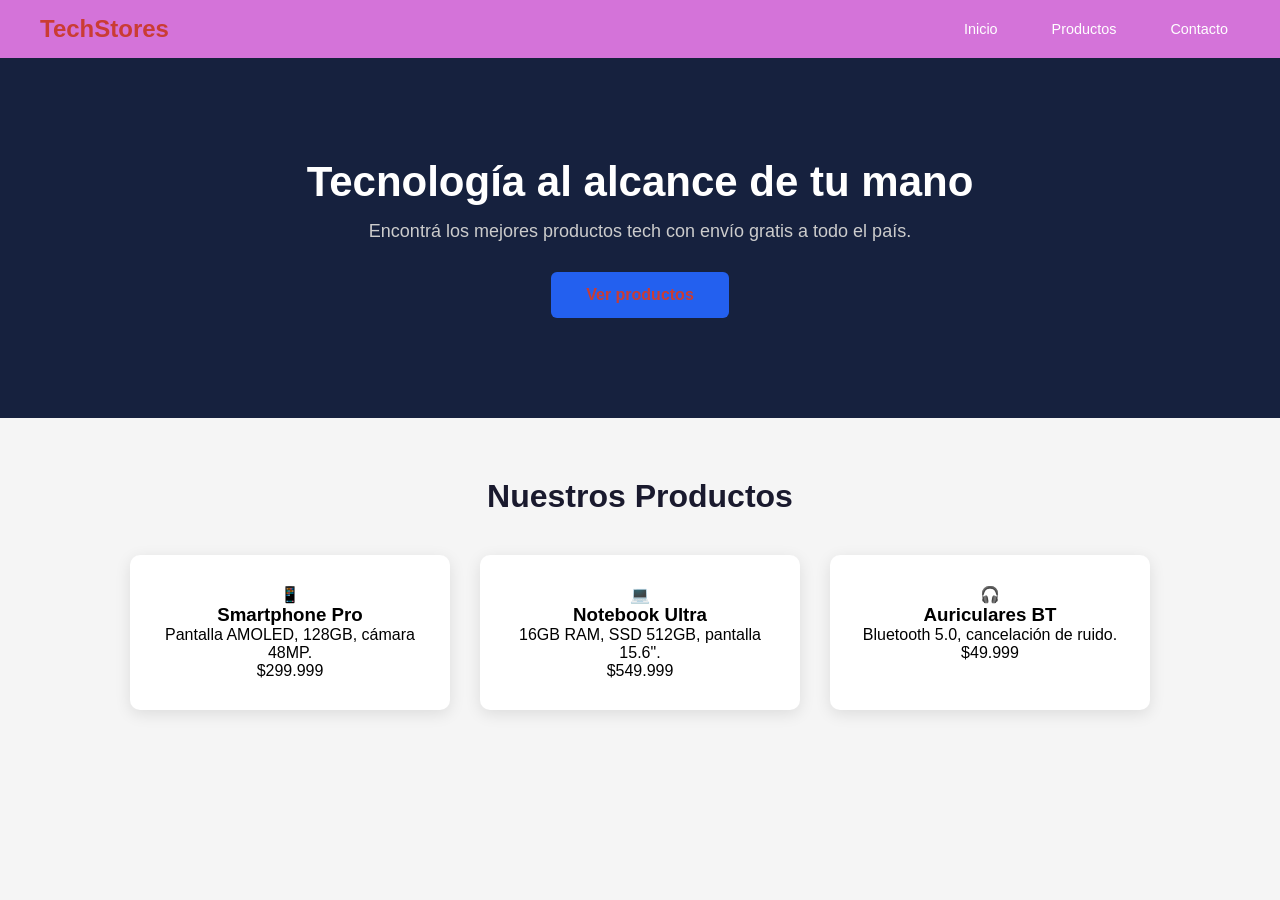
<file: Clase-2/index.html>
<!DOCTYPE html>
<html lang="en">
<head>
    <meta charset="UTF-8">
    <meta name="viewport" content="width=device-width, initial-scale=1.0">
    <title>Document</title>
    <link rel="stylesheet" href="style.css">
</head>
<body>
      <header>
        <nav>
            <a href="#" class="logo">TechStores</a>
            <ul>
                <li><a href="#inicio">Inicio</a></li>
                <li><a href="#productos">Productos</a></li>
                <li><a href="#contacto">Contacto</a></li>
            </ul>
        </nav>
    </header>

    <main>

        <section id="inicio" class="hero">
            <h1>Tecnología al alcance de tu mano</h1>
            <p>Encontrá los mejores productos tech con envío gratis a todo el país.</p>
            <a href="#productos" class="btn">Ver productos</a>
        </section>

        <section id="productos" class="productos">
            <h2>Nuestros Productos</h2>
            <div class="tarjetas">

                <article class="tarjeta">
                    <div class="tarjeta-img">📱</div>
                    <h3>Smartphone Pro</h3>
                    <p>Pantalla AMOLED, 128GB, cámara 48MP.</p>
                    <span class="precio">$299.999</span>
                </article>

                <article class="tarjeta">
                    <div class="tarjeta-img">💻</div>
                    <h3>Notebook Ultra</h3>
                    <p>16GB RAM, SSD 512GB, pantalla 15.6".</p>
                    <span class="precio">$549.999</span>
                </article>

                <article class="tarjeta">
                    <div class="tarjeta-img">🎧</div>
                    <h3>Auriculares BT</h3>
                    <p>Bluetooth 5.0, cancelación de ruido.</p>
                    <span class="precio">$49.999</span>
                </article>

            </div>
        </section>

    </main>

    <footer>

    </footer>
</body>
</html>
</file>
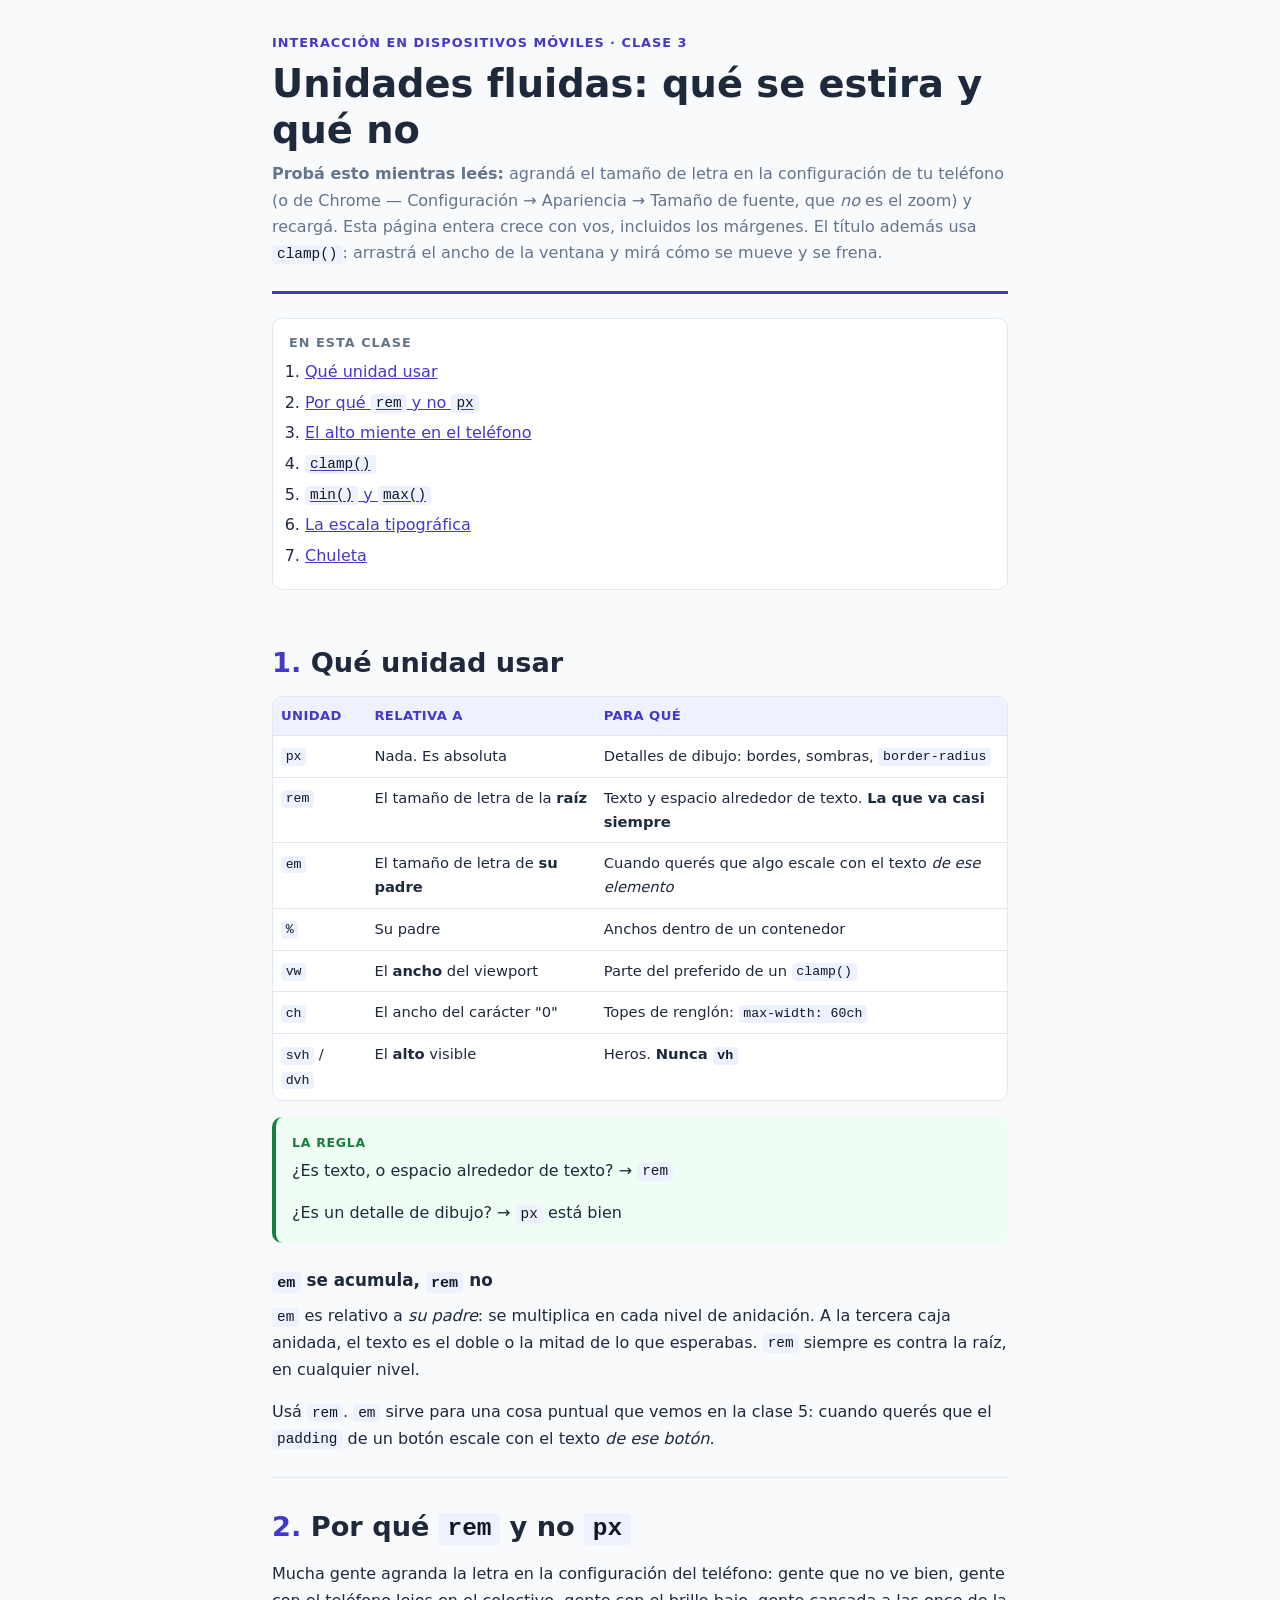
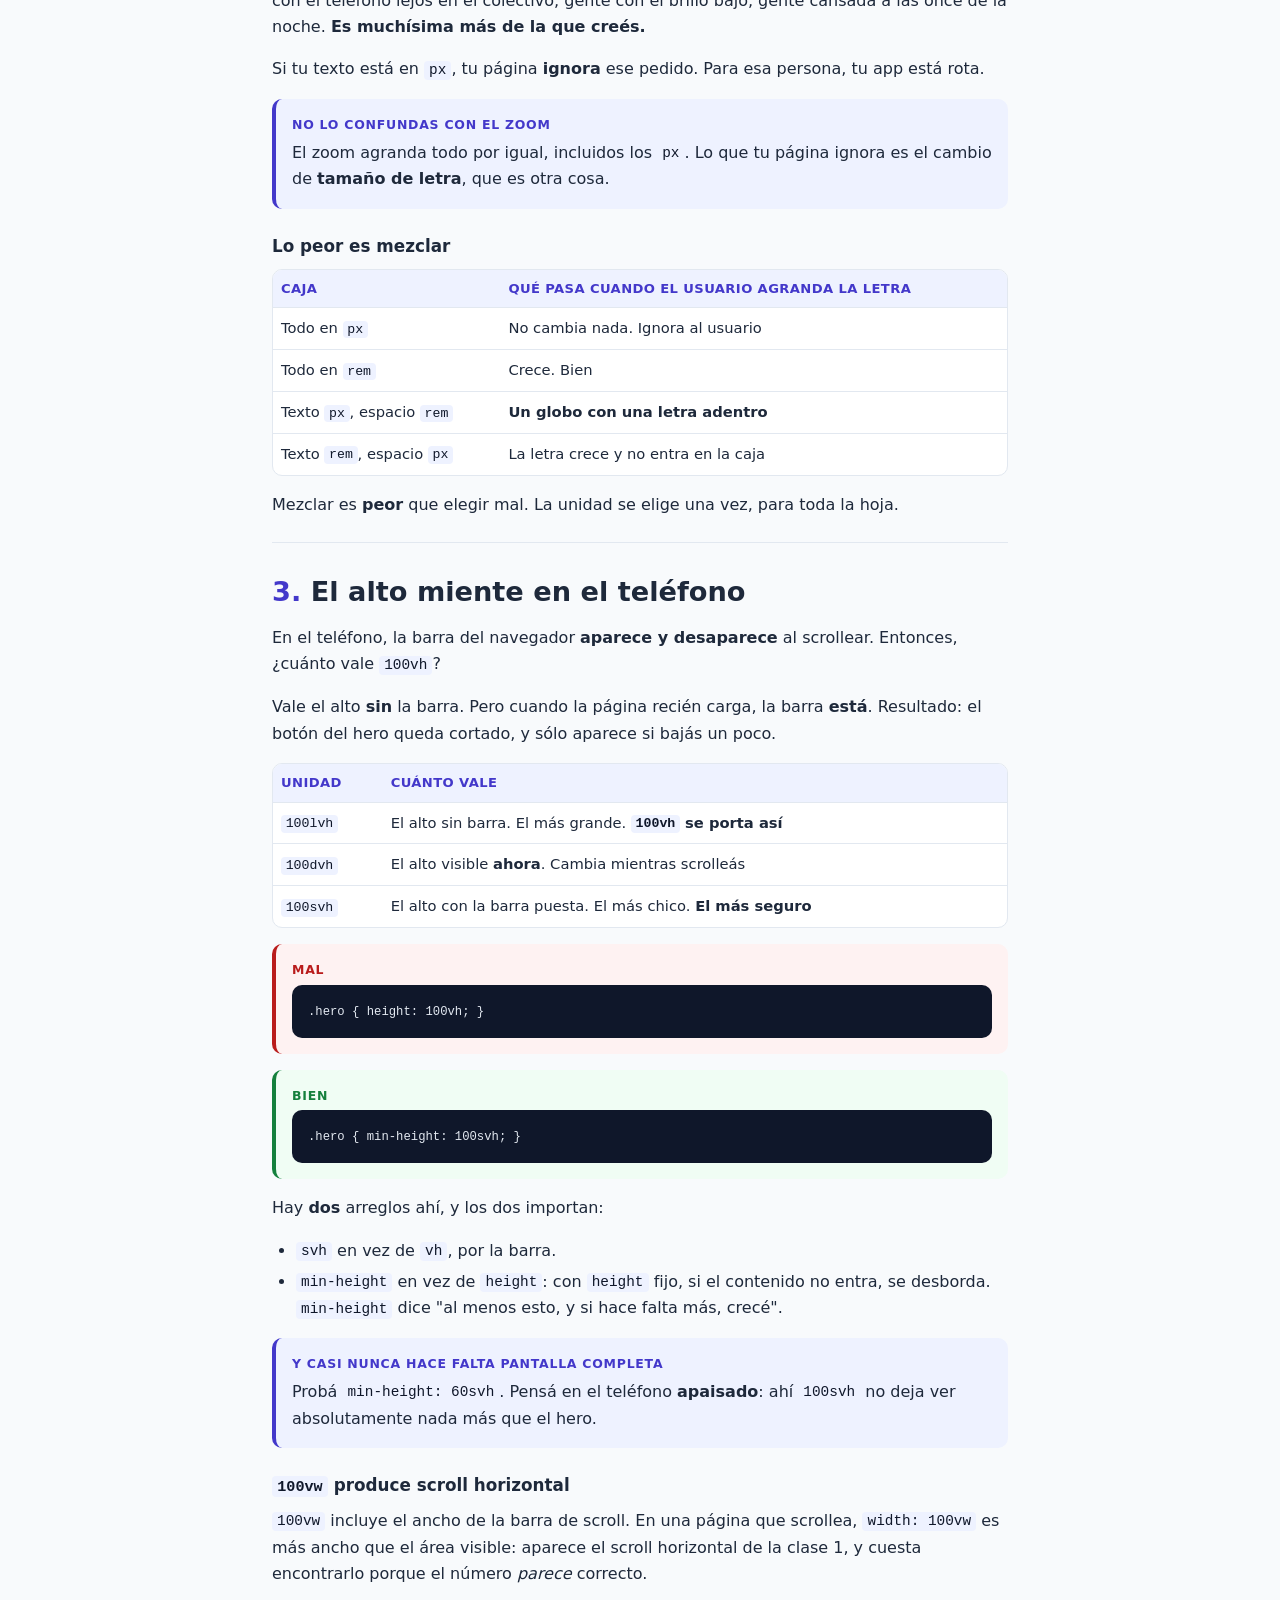
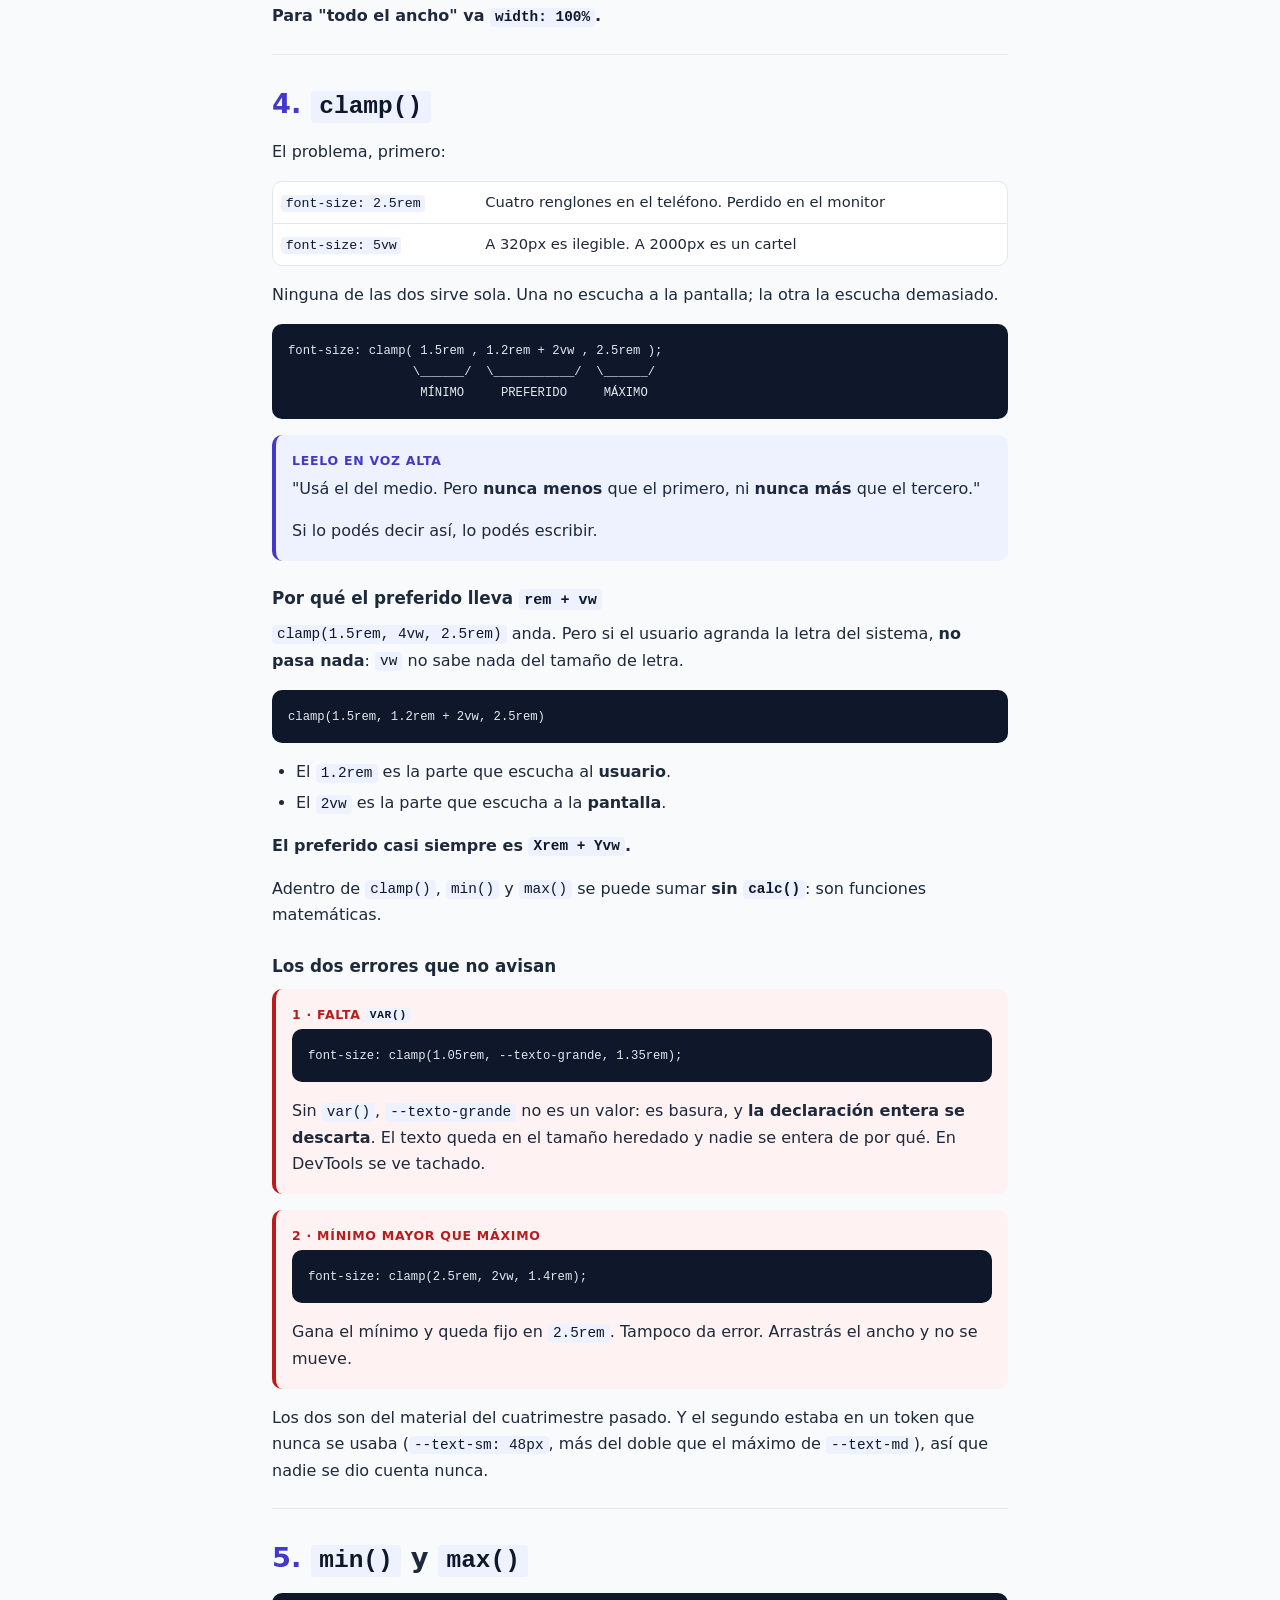
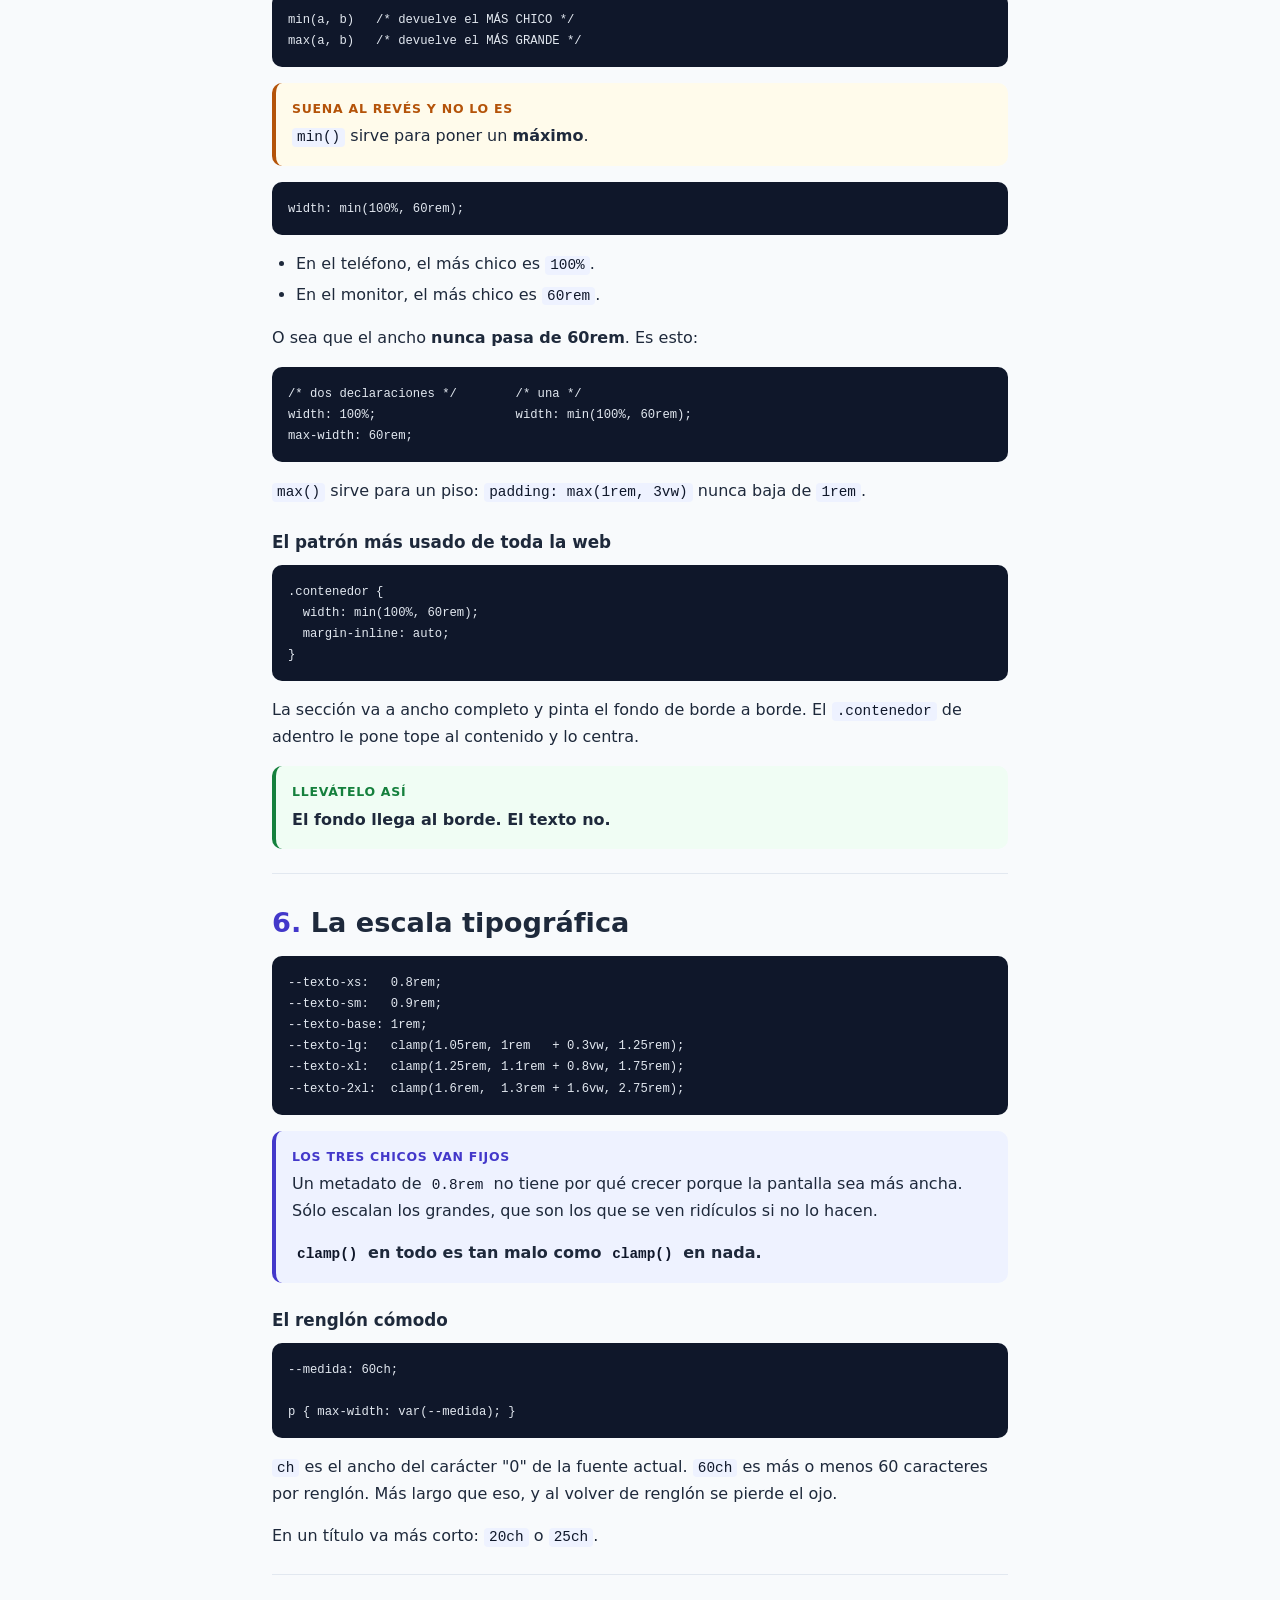
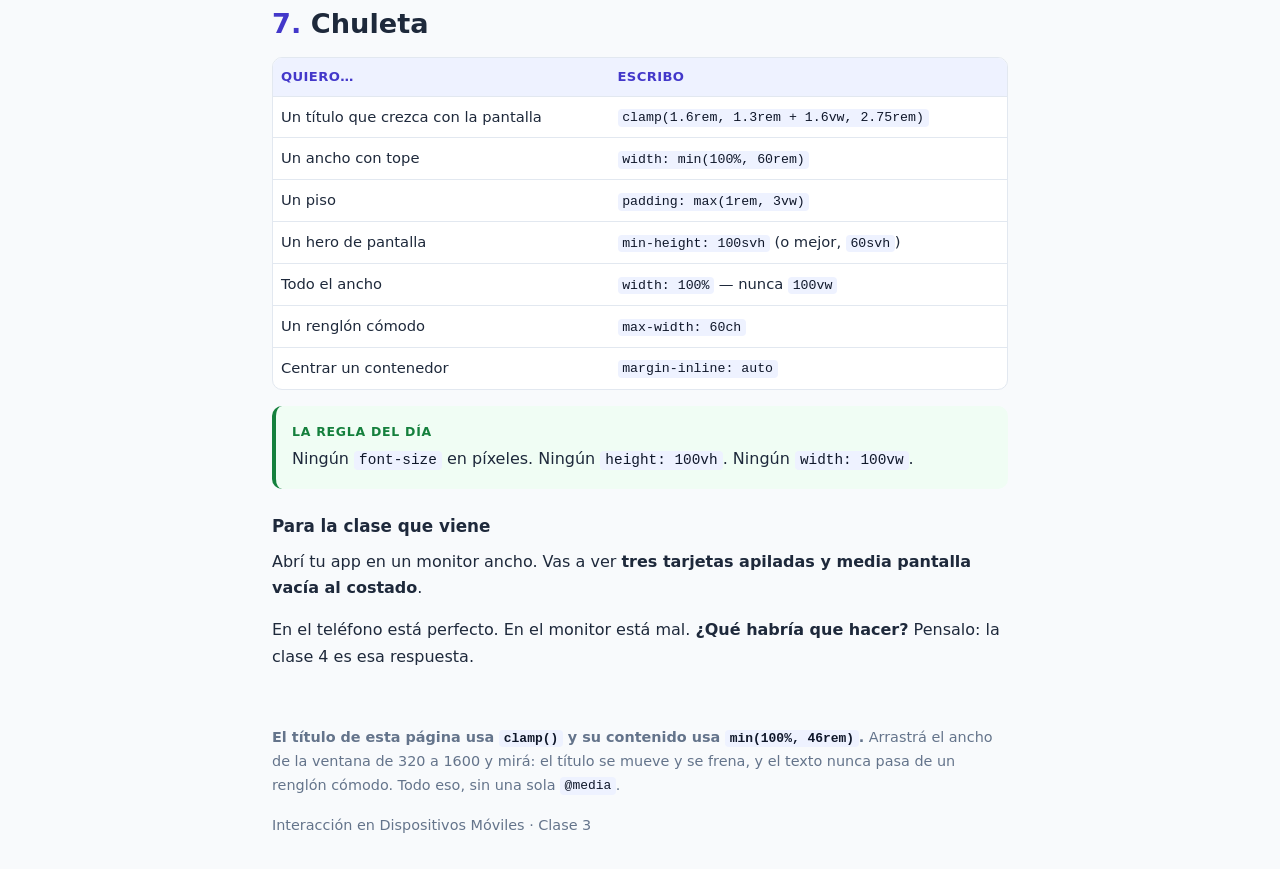
<file: Clase-3/index.html>
<!DOCTYPE html>
<html lang="es">

<head>
    <meta charset="UTF-8">
    <meta name="viewport" content="width=device-width, initial-scale=1.0">
    <title>Clase 3 — Unidades fluidas | Interacción en Dispositivos Móviles</title>
    <link rel="stylesheet" href="estilos.css">
</head>

<body>

    <header class="tapa">
        <p class="materia">Interacción en Dispositivos Móviles · Clase 3</p>
        <h1>Unidades fluidas: qué se estira y qué no</h1>
        <p class="bajada">
            <strong>Probá esto mientras leés:</strong> agrandá el tamaño de letra en la configuración
            de tu teléfono (o de Chrome — Configuración → Apariencia → Tamaño de fuente, que
            <em>no</em> es el zoom) y recargá. Esta página entera crece con vos, incluidos los
            márgenes. El título además usa <code>clamp()</code>: arrastrá el ancho de la ventana y
            mirá cómo se mueve y se frena.
        </p>
    </header>

    <nav class="indice">
        <h2>En esta clase</h2>
        <ol>
            <li><a href="#unidades">Qué unidad usar</a></li>
            <li><a href="#rem">Por qué <code>rem</code> y no <code>px</code></a></li>
            <li><a href="#alto">El alto miente en el teléfono</a></li>
            <li><a href="#clamp"><code>clamp()</code></a></li>
            <li><a href="#minmax"><code>min()</code> y <code>max()</code></a></li>
            <li><a href="#escala">La escala tipográfica</a></li>
            <li><a href="#chuleta">Chuleta</a></li>
        </ol>
    </nav>

    <main>

        <!-- ================================================================ -->
        <section id="unidades">
            <h2><span class="numero">1.</span> Qué unidad usar</h2>

            <div class="tabla">
                <table>
                    <tr><th>Unidad</th><th>Relativa a</th><th>Para qué</th></tr>
                    <tr>
                        <td><code>px</code></td>
                        <td>Nada. Es absoluta</td>
                        <td>Detalles de dibujo: bordes, sombras, <code>border-radius</code></td>
                    </tr>
                    <tr>
                        <td><code>rem</code></td>
                        <td>El tamaño de letra de la <strong>raíz</strong></td>
                        <td>Texto y espacio alrededor de texto. <strong>La que va casi siempre</strong></td>
                    </tr>
                    <tr>
                        <td><code>em</code></td>
                        <td>El tamaño de letra de <strong>su padre</strong></td>
                        <td>Cuando querés que algo escale con el texto <em>de ese elemento</em></td>
                    </tr>
                    <tr>
                        <td><code>%</code></td>
                        <td>Su padre</td>
                        <td>Anchos dentro de un contenedor</td>
                    </tr>
                    <tr>
                        <td><code>vw</code></td>
                        <td>El <strong>ancho</strong> del viewport</td>
                        <td>Parte del preferido de un <code>clamp()</code></td>
                    </tr>
                    <tr>
                        <td><code>ch</code></td>
                        <td>El ancho del carácter "0"</td>
                        <td>Topes de renglón: <code>max-width: 60ch</code></td>
                    </tr>
                    <tr>
                        <td><code>svh</code> / <code>dvh</code></td>
                        <td>El <strong>alto</strong> visible</td>
                        <td>Heros. <strong>Nunca <code>vh</code></strong></td>
                    </tr>
                </table>
            </div>

            <div class="bien">
                <span class="etiqueta">La regla</span>
                <p>¿Es texto, o espacio alrededor de texto? → <code>rem</code></p>
                <p>¿Es un detalle de dibujo? → <code>px</code> está bien</p>
            </div>

            <h3><code>em</code> se acumula, <code>rem</code> no</h3>

            <p>
                <code>em</code> es relativo a <em>su padre</em>: se multiplica en cada nivel de
                anidación. A la tercera caja anidada, el texto es el doble o la mitad de lo que
                esperabas. <code>rem</code> siempre es contra la raíz, en cualquier nivel.
            </p>

            <p>
                Usá <code>rem</code>. <code>em</code> sirve para una cosa puntual que vemos en la
                clase 5: cuando querés que el <code>padding</code> de un botón escale con el texto
                <em>de ese botón</em>.
            </p>
        </section>

        <!-- ================================================================ -->
        <section id="rem">
            <h2><span class="numero">2.</span> Por qué <code>rem</code> y no <code>px</code></h2>

            <p>
                Mucha gente agranda la letra en la configuración del teléfono: gente que no ve bien,
                gente con el teléfono lejos en el colectivo, gente con el brillo bajo, gente cansada
                a las once de la noche. <strong>Es muchísima más de la que creés.</strong>
            </p>

            <p>
                Si tu texto está en <code>px</code>, tu página <strong>ignora</strong> ese pedido.
                Para esa persona, tu app está rota.
            </p>

            <div class="nota">
                <span class="etiqueta">No lo confundas con el zoom</span>
                <p>
                    El zoom agranda todo por igual, incluidos los <code>px</code>. Lo que tu página
                    ignora es el cambio de <strong>tamaño de letra</strong>, que es otra cosa.
                </p>
            </div>

            <h3>Lo peor es mezclar</h3>

            <div class="tabla">
                <table>
                    <tr><th>Caja</th><th>Qué pasa cuando el usuario agranda la letra</th></tr>
                    <tr><td>Todo en <code>px</code></td><td>No cambia nada. Ignora al usuario</td></tr>
                    <tr><td>Todo en <code>rem</code></td><td>Crece. Bien</td></tr>
                    <tr>
                        <td>Texto <code>px</code>, espacio <code>rem</code></td>
                        <td><strong>Un globo con una letra adentro</strong></td>
                    </tr>
                    <tr>
                        <td>Texto <code>rem</code>, espacio <code>px</code></td>
                        <td>La letra crece y no entra en la caja</td>
                    </tr>
                </table>
            </div>

            <p>
                Mezclar es <strong>peor</strong> que elegir mal. La unidad se elige una vez, para toda
                la hoja.
            </p>
        </section>

        <!-- ================================================================ -->
        <section id="alto">
            <h2><span class="numero">3.</span> El alto miente en el teléfono</h2>

            <p>
                En el teléfono, la barra del navegador <strong>aparece y desaparece</strong> al
                scrollear. Entonces, ¿cuánto vale <code>100vh</code>?
            </p>

            <p>
                Vale el alto <strong>sin</strong> la barra. Pero cuando la página recién carga, la
                barra <strong>está</strong>. Resultado: el botón del hero queda cortado, y sólo
                aparece si bajás un poco.
            </p>

            <div class="tabla">
                <table>
                    <tr><th>Unidad</th><th>Cuánto vale</th></tr>
                    <tr>
                        <td><code>100lvh</code></td>
                        <td>El alto sin barra. El más grande. <strong><code>100vh</code> se porta así</strong></td>
                    </tr>
                    <tr>
                        <td><code>100dvh</code></td>
                        <td>El alto visible <strong>ahora</strong>. Cambia mientras scrolleás</td>
                    </tr>
                    <tr>
                        <td><code>100svh</code></td>
                        <td>El alto con la barra puesta. El más chico. <strong>El más seguro</strong></td>
                    </tr>
                </table>
            </div>

            <div class="mal">
                <span class="etiqueta">Mal</span>
                <pre><code>.hero { height: 100vh; }</code></pre>
            </div>

            <div class="bien">
                <span class="etiqueta">Bien</span>
                <pre><code>.hero { min-height: 100svh; }</code></pre>
            </div>

            <p>Hay <strong>dos</strong> arreglos ahí, y los dos importan:</p>

            <ul>
                <li><code>svh</code> en vez de <code>vh</code>, por la barra.</li>
                <li>
                    <code>min-height</code> en vez de <code>height</code>: con <code>height</code>
                    fijo, si el contenido no entra, se desborda. <code>min-height</code> dice "al
                    menos esto, y si hace falta más, crecé".
                </li>
            </ul>

            <div class="nota">
                <span class="etiqueta">Y casi nunca hace falta pantalla completa</span>
                <p>
                    Probá <code>min-height: 60svh</code>. Pensá en el teléfono <strong>apaisado</strong>:
                    ahí <code>100svh</code> no deja ver absolutamente nada más que el hero.
                </p>
            </div>

            <h3><code>100vw</code> produce scroll horizontal</h3>

            <p>
                <code>100vw</code> incluye el ancho de la barra de scroll. En una página que
                scrollea, <code>width: 100vw</code> es más ancho que el área visible: aparece el
                scroll horizontal de la clase 1, y cuesta encontrarlo porque el número
                <em>parece</em> correcto.
            </p>

            <p><strong>Para "todo el ancho" va <code>width: 100%</code>.</strong></p>
        </section>

        <!-- ================================================================ -->
        <section id="clamp">
            <h2><span class="numero">4.</span> <code>clamp()</code></h2>

            <p>El problema, primero:</p>

            <div class="tabla">
                <table>
                    <tr>
                        <td><code>font-size: 2.5rem</code></td>
                        <td>Cuatro renglones en el teléfono. Perdido en el monitor</td>
                    </tr>
                    <tr>
                        <td><code>font-size: 5vw</code></td>
                        <td>A 320px es ilegible. A 2000px es un cartel</td>
                    </tr>
                </table>
            </div>

            <p>Ninguna de las dos sirve sola. Una no escucha a la pantalla; la otra la escucha demasiado.</p>

            <pre><code>font-size: clamp( 1.5rem , 1.2rem + 2vw , 2.5rem );
                 \______/  \___________/  \______/
                  MÍNIMO     PREFERIDO     MÁXIMO</code></pre>

            <div class="nota">
                <span class="etiqueta">Leelo en voz alta</span>
                <p>
                    "Usá el del medio. Pero <strong>nunca menos</strong> que el primero, ni
                    <strong>nunca más</strong> que el tercero."
                </p>
                <p>Si lo podés decir así, lo podés escribir.</p>
            </div>

            <h3>Por qué el preferido lleva <code>rem + vw</code></h3>

            <p>
                <code>clamp(1.5rem, 4vw, 2.5rem)</code> anda. Pero si el usuario agranda la letra del
                sistema, <strong>no pasa nada</strong>: <code>vw</code> no sabe nada del tamaño de
                letra.
            </p>

            <pre><code>clamp(1.5rem, 1.2rem + 2vw, 2.5rem)</code></pre>

            <ul>
                <li>El <code>1.2rem</code> es la parte que escucha al <strong>usuario</strong>.</li>
                <li>El <code>2vw</code> es la parte que escucha a la <strong>pantalla</strong>.</li>
            </ul>

            <p><strong>El preferido casi siempre es <code>Xrem + Yvw</code>.</strong></p>

            <p>
                Adentro de <code>clamp()</code>, <code>min()</code> y <code>max()</code> se puede
                sumar <strong>sin <code>calc()</code></strong>: son funciones matemáticas.
            </p>

            <h3>Los dos errores que no avisan</h3>

            <div class="mal">
                <span class="etiqueta">1 · Falta <code>var()</code></span>
                <pre><code>font-size: clamp(1.05rem, --texto-grande, 1.35rem);</code></pre>
                <p>
                    Sin <code>var()</code>, <code>--texto-grande</code> no es un valor: es basura, y
                    <strong>la declaración entera se descarta</strong>. El texto queda en el tamaño
                    heredado y nadie se entera de por qué. En DevTools se ve tachado.
                </p>
            </div>

            <div class="mal">
                <span class="etiqueta">2 · Mínimo mayor que máximo</span>
                <pre><code>font-size: clamp(2.5rem, 2vw, 1.4rem);</code></pre>
                <p>
                    Gana el mínimo y queda fijo en <code>2.5rem</code>. Tampoco da error. Arrastrás
                    el ancho y no se mueve.
                </p>
            </div>

            <p>
                Los dos son del material del cuatrimestre pasado. Y el segundo estaba en un token que
                nunca se usaba (<code>--text-sm: 48px</code>, más del doble que el máximo de
                <code>--text-md</code>), así que nadie se dio cuenta nunca.
            </p>
        </section>

        <!-- ================================================================ -->
        <section id="minmax">
            <h2><span class="numero">5.</span> <code>min()</code> y <code>max()</code></h2>

            <pre><code>min(a, b)   /* devuelve el MÁS CHICO */
max(a, b)   /* devuelve el MÁS GRANDE */</code></pre>

            <div class="ojo">
                <span class="etiqueta">Suena al revés y no lo es</span>
                <p><code>min()</code> sirve para poner un <strong>máximo</strong>.</p>
            </div>

            <pre><code>width: min(100%, 60rem);</code></pre>

            <ul>
                <li>En el teléfono, el más chico es <code>100%</code>.</li>
                <li>En el monitor, el más chico es <code>60rem</code>.</li>
            </ul>

            <p>O sea que el ancho <strong>nunca pasa de 60rem</strong>. Es esto:</p>

            <pre><code>/* dos declaraciones */        /* una */
width: 100%;                   width: min(100%, 60rem);
max-width: 60rem;</code></pre>

            <p><code>max()</code> sirve para un piso: <code>padding: max(1rem, 3vw)</code> nunca baja de <code>1rem</code>.</p>

            <h3>El patrón más usado de toda la web</h3>

            <pre><code>.contenedor {
  width: min(100%, 60rem);
  margin-inline: auto;
}</code></pre>

            <p>
                La sección va a ancho completo y pinta el fondo de borde a borde. El
                <code>.contenedor</code> de adentro le pone tope al contenido y lo centra.
            </p>

            <div class="bien">
                <span class="etiqueta">Llevátelo así</span>
                <p><strong>El fondo llega al borde. El texto no.</strong></p>
            </div>
        </section>

        <!-- ================================================================ -->
        <section id="escala">
            <h2><span class="numero">6.</span> La escala tipográfica</h2>

            <pre><code>--texto-xs:   0.8rem;
--texto-sm:   0.9rem;
--texto-base: 1rem;
--texto-lg:   clamp(1.05rem, 1rem   + 0.3vw, 1.25rem);
--texto-xl:   clamp(1.25rem, 1.1rem + 0.8vw, 1.75rem);
--texto-2xl:  clamp(1.6rem,  1.3rem + 1.6vw, 2.75rem);</code></pre>

            <div class="nota">
                <span class="etiqueta">Los tres chicos van fijos</span>
                <p>
                    Un metadato de <code>0.8rem</code> no tiene por qué crecer porque la pantalla sea
                    más ancha. Sólo escalan los grandes, que son los que se ven ridículos si no lo
                    hacen.
                </p>
                <p><strong><code>clamp()</code> en todo es tan malo como <code>clamp()</code> en nada.</strong></p>
            </div>

            <h3>El renglón cómodo</h3>

            <pre><code>--medida: 60ch;

p { max-width: var(--medida); }</code></pre>

            <p>
                <code>ch</code> es el ancho del carácter "0" de la fuente actual. <code>60ch</code> es
                más o menos 60 caracteres por renglón. Más largo que eso, y al volver de renglón se
                pierde el ojo.
            </p>

            <p>En un título va más corto: <code>20ch</code> o <code>25ch</code>.</p>
        </section>

        <!-- ================================================================ -->
        <section id="chuleta">
            <h2><span class="numero">7.</span> Chuleta</h2>

            <div class="tabla">
                <table>
                    <tr><th>Quiero…</th><th>Escribo</th></tr>
                    <tr><td>Un título que crezca con la pantalla</td><td><code>clamp(1.6rem, 1.3rem + 1.6vw, 2.75rem)</code></td></tr>
                    <tr><td>Un ancho con tope</td><td><code>width: min(100%, 60rem)</code></td></tr>
                    <tr><td>Un piso</td><td><code>padding: max(1rem, 3vw)</code></td></tr>
                    <tr><td>Un hero de pantalla</td><td><code>min-height: 100svh</code> (o mejor, <code>60svh</code>)</td></tr>
                    <tr><td>Todo el ancho</td><td><code>width: 100%</code> — nunca <code>100vw</code></td></tr>
                    <tr><td>Un renglón cómodo</td><td><code>max-width: 60ch</code></td></tr>
                    <tr><td>Centrar un contenedor</td><td><code>margin-inline: auto</code></td></tr>
                </table>
            </div>

            <div class="bien">
                <span class="etiqueta">La regla del día</span>
                <p>
                    Ningún <code>font-size</code> en píxeles. Ningún <code>height: 100vh</code>.
                    Ningún <code>width: 100vw</code>.
                </p>
            </div>

            <h3>Para la clase que viene</h3>

            <p>
                Abrí tu app en un monitor ancho. Vas a ver <strong>tres tarjetas apiladas y media
                pantalla vacía al costado</strong>.
            </p>

            <p>
                En el teléfono está perfecto. En el monitor está mal. <strong>¿Qué habría que
                hacer?</strong> Pensalo: la clase 4 es esa respuesta.
            </p>
        </section>

    </main>

    <footer class="pie">
        <p>
            <strong>El título de esta página usa <code>clamp()</code> y su contenido usa
            <code>min(100%, 46rem)</code>.</strong> Arrastrá el ancho de la ventana de 320 a 1600 y
            mirá: el título se mueve y se frena, y el texto nunca pasa de un renglón cómodo. Todo eso,
            sin una sola <code>@media</code>.
        </p>
        <p>Interacción en Dispositivos Móviles · Clase 3</p>
    </footer>

</body>

</html>
</file>
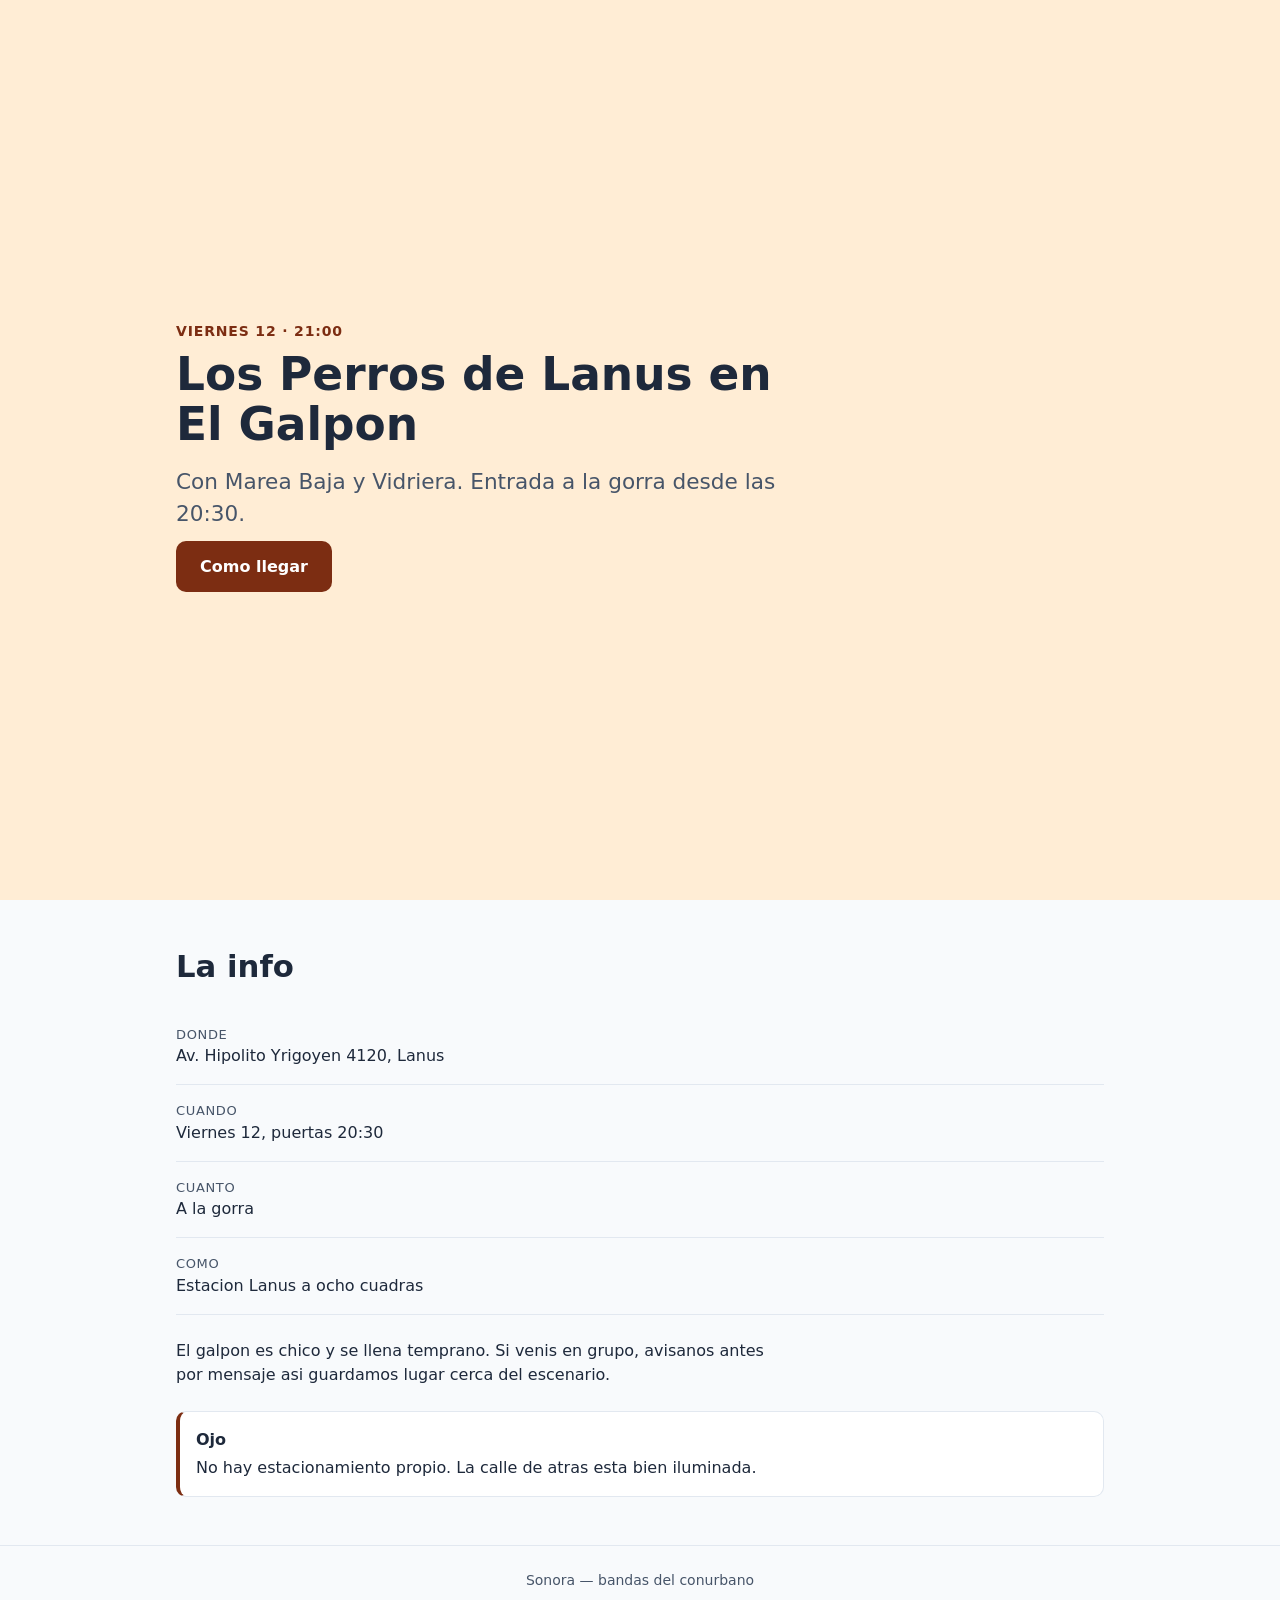
<file: Clase-3/ejercicio-1/index.html>
<!DOCTYPE html>
<html lang="es">

<head>
  <meta charset="UTF-8">
  <meta name="viewport" content="width=device-width, initial-scale=1.0">
  <title>Fecha en el Galpon</title>
  <link rel="stylesheet" href="estilos.css">
</head>

<!-- ESTE ARCHIVO NO SE TOCA. Todo el ejercicio pasa en estilos.css. -->

<body>

  <section class="hero">
    <div class="contenedor">
      <p class="fecha">Viernes 12 · 21:00</p>
      <h1 class="titulo">Los Perros de Lanus en El Galpon</h1>
      <p class="bajada">Con Marea Baja y Vidriera. Entrada a la gorra desde las 20:30.</p>
      <a class="boton" href="#info">Como llegar</a>
    </div>
  </section>

  <main class="contenedor" id="info">

    <h2 class="subtitulo">La info</h2>

    <ul class="datos">
      <li><span class="dato__clave">Donde</span> <span class="dato__valor">Av. Hipolito Yrigoyen 4120, Lanus</span></li>
      <li><span class="dato__clave">Cuando</span> <span class="dato__valor">Viernes 12, puertas 20:30</span></li>
      <li><span class="dato__clave">Cuanto</span> <span class="dato__valor">A la gorra</span></li>
      <li><span class="dato__clave">Como</span> <span class="dato__valor">Estacion Lanus a ocho cuadras</span></li>
    </ul>

    <p class="texto">
      El galpon es chico y se llena temprano. Si venis en grupo, avisanos antes por mensaje asi
      guardamos lugar cerca del escenario.
    </p>

    <aside class="aviso">
      <p class="aviso__titulo">Ojo</p>
      <p>No hay estacionamiento propio. La calle de atras esta bien iluminada.</p>
    </aside>

  </main>

  <footer class="pie">
    <p>Sonora — bandas del conurbano</p>
  </footer>

</body>

</html>
</file>
<file: Clase-2/style.css>
/* variables globales */

:root{
    --color-primario: #d473d9;
    --color-secundario: #b155b6;
    --color-fondo: #f5f5f5;
    --color-acento: #ca3c34;
    --color-acento-hover: #c73752
    --color-texto: #333333;
    --color-blanco: #ffffff;
    
    --fuente-base: 'Arial', Helvetica, sans-serif;
    --sombra-tarjeta: 0 0.25rem 1rem rgba(0,0,0,0.1);
    --transicion: 0.3 ease;

    --s-xs: 0.25rem; /* 4px */
    --s-sm: 0.5rem; /* 8px */
    --s-md: 1rem; /* 16px */
    --s-l: 1.5rem; /* 24px */
    --s-xl: 2rem; /* 32px */
    --s-2xl: 3rem; /* 48px */
    --s-3xl: 4rem  /* 64px */

}



* {
    margin: 0;
    padding: 0;
    box-sizing: border-box;
}


body{
    font-family: var(--fuente-base);
    font-size: 1rem;
    color: var(--color-texto);
    background-color: var(--color-fondo);
}


a {
    text-decoration: none;
    color: inherit;
}

ul {
    list-style: none;
}

header{
        background-color: var(--color-primario);
        padding: 15px 40px;

}

nav{
    display: flex;
    justify-content: space-between;
    align-items: center;
    margin: 0 auto;
}

.logo{
    font-size: 24px;
    font-weight: bold;
    color: var(--color-acento);
}

nav ul {
    display: flex;
    gap: 30px;
}

nav ul li a{
    color: var(--color-blanco);
    font-size: 0.9rem;
    padding: 8px 12px;
    border-radius: var(--s-xs)
}

.hero {
    background-color: #16213e;
    color: #ffffff;
    text-align: center;
    padding: 100px 40px;
}

.hero h1 {
    font-size: 42px;
    margin-bottom: 15px;
}

.hero p {
    font-size: 18px;
    margin-bottom: 30px;
    color: #cccccc;
}

.btn {
    display: inline-block;
    background-color: #2360ef;
    color: var(--color-acento);
    padding: 14px 35px;
    border-radius: 6px;
    font-size: 16px;
    font-weight: bold;
    transition: background-color 0.3s;
}

.btn:hover{
    background-color:var(--color-acento-hover)
}

.productos {
    padding: 60px 40px;
    text-align: center;
    max-width: 1200px;
    margin: 0 auto;
}

.productos h2 {
    font-size: 32px;
    margin-bottom: 40px;
    color: #1a1a2e;
}
.tarjetas {
    display: flex;
    justify-content: center;
    gap: 30px;
}


.tarjeta {
    background-color: #ffffff;
    border-radius: 10px;
    padding: 30px 25px;
    width: 320px;
    box-shadow: var(--sombra-tarjeta);
    transition: transform 0.3s;
}
</file>
<file: Clase-3/estilos.css>
/* ============================================================================
   Apunte de Interaccion en Dispositivos Moviles — hoja de estilos
   ----------------------------------------------------------------------------
   Esta hoja es, ella misma, un ejemplo de la materia:

     · No tiene NI UNA media query. Ninguna. Y se lee bien en un telefono de
       320px y en un monitor de 27 pulgadas.
     · No tiene ningun ancho fijo en pixeles.
     · El estilo base es el del telefono. Lo unico que hace para pantallas
       grandes es poner un tope de ancho al texto, con max-width — que es una
       PROPIEDAD, no una media query.

   Si estas en la clase 1 no hace falta que entiendas nada de aca. Volve en la
   clase 4 y vas a entenderla entera.
   ========================================================================== */

:root {
    --tinta: #1e293b;
    --tinta-suave: #64748b;
    --papel: #f8fafc;
    --caja: #ffffff;
    --borde: #e2e8f0;
    --acento: #4338ca;
    --acento-suave: #eef2ff;
    --ok: #15803d;
    --ok-suave: #f0fdf4;
    --alerta: #b45309;
    --alerta-suave: #fffbeb;
    --error: #b91c1c;
    --error-suave: #fef2f2;
    --codigo: #0f172a;

    /* La escala de espaciado de la clase 2. Seis escalones, en rem.
       Todo el padding, margin y gap de esta hoja sale de aca. */
    --s-1: 0.25rem;
    --s-2: 0.5rem;
    --s-3: 1rem;
    --s-4: 1.5rem;
    --s-5: 2rem;
    --s-6: 3rem;

    --radio: 10px;
    --ancho-texto: 46rem;
}

*,
*::before,
*::after {
    box-sizing: border-box;
}

body {
    margin: 0;
    font-family: system-ui, -apple-system, "Segoe UI", Roboto, Arial, sans-serif;
    background-color: var(--papel);
    color: var(--tinta);
    line-height: 1.65;
    /* padding en rem, no en px: si el usuario agranda la letra del sistema,
       el margen crece con ella. */
    padding: 0 var(--s-3) var(--s-6);
}

img {
    max-width: 100%;
    display: block;
}

/* El tope de ancho: una sola declaracion, sin media query. En el telefono no
   hace nada (100% ya es menos que 46rem); en el monitor evita el renglon de
   200 caracteres. */
.tapa,
.indice,
main,
.pie {
    /* min(a, b) devuelve el mas chico: en el telefono gana 100%, en el monitor
       gana 46rem. Una declaracion en vez de width + max-width. Clase 3. */
    width: min(100%, var(--ancho-texto));
    margin-left: auto;
    margin-right: auto;
}

/* --- Tapa --- */
.tapa {
    padding: var(--s-5) 0 var(--s-4);
    border-bottom: 3px solid var(--acento);
}

.materia {
    margin: 0 0 var(--s-2);
    font-size: 0.8rem;
    font-weight: 700;
    letter-spacing: 0.08em;
    text-transform: uppercase;
    color: var(--acento);
}

.tapa h1 {
    margin: 0 0 var(--s-2);
    /* clamp: el titulo crece con la pantalla, entre 1.6rem y 2.4rem.
       Esto es de la clase 3. */
    font-size: clamp(1.6rem, 1.2rem + 2vw, 2.4rem);
    line-height: 1.2;
}

.bajada {
    margin: 0;
    color: var(--tinta-suave);
}

/* --- Indice --- */
.indice {
    margin: var(--s-4) auto;
    padding: var(--s-3) var(--s-3);
    background: var(--caja);
    border: 1px solid var(--borde);
    border-radius: var(--radio);
}

.indice h2 {
    margin: 0 0 var(--s-2);
    font-size: 0.8rem;
    letter-spacing: 0.08em;
    text-transform: uppercase;
    color: var(--tinta-suave);
}

.indice ol {
    margin: 0;
    padding-left: var(--s-3);
}

.indice li {
    margin: var(--s-1) 0;
}

.indice a {
    color: var(--acento);
}

/* --- Secciones --- */
main section {
    padding: var(--s-5) 0 var(--s-2);
    border-bottom: 1px solid var(--borde);
}

main section:last-child {
    border-bottom: none;
}

h2 {
    font-size: clamp(1.3rem, 1.1rem + 1vw, 1.7rem);
    line-height: 1.25;
    margin: 0 0 var(--s-3);
}

h3 {
    font-size: 1.05rem;
    margin: var(--s-4) 0 var(--s-2);
}

.numero {
    color: var(--acento);
}

p {
    margin: 0 0 var(--s-3);
}

ul,
ol {
    margin: 0 0 var(--s-3);
    padding-left: var(--s-4);
}

li {
    margin: var(--s-1) 0;
}

a {
    color: var(--acento);
}

/* --- Codigo --- */
code {
    font-family: ui-monospace, "Cascadia Code", Consolas, monospace;
    font-size: 0.9em;
    background: var(--acento-suave);
    color: var(--codigo);
    padding: 0.1em 0.35em;
    border-radius: 4px;
    /* En un telefono, un nombre de propiedad largo tiene que poder cortarse
       o rompe el ancho de la pagina. */
    overflow-wrap: anywhere;
}

pre {
    background: var(--codigo);
    color: #e2e8f0;
    padding: var(--s-3);
    border-radius: var(--radio);
    /* El bloque de codigo scrollea SOLO. Sin esto, una linea larga hace
       scrollear la pagina entera para el costado. */
    overflow-x: auto;
    margin: 0 0 var(--s-3);
    font-size: 0.85rem;
    line-height: 1.55;
}

pre code {
    background: none;
    color: inherit;
    padding: 0;
    overflow-wrap: normal;
}

/* --- Tablas: en el telefono scrollean solas, no rompen el ancho --- */
.tabla {
    overflow-x: auto;
    margin: 0 0 var(--s-3);
    border: 1px solid var(--borde);
    border-radius: var(--radio);
    background: var(--caja);
}

table {
    border-collapse: collapse;
    width: 100%;
    font-size: 0.92rem;
}

th,
td {
    text-align: left;
    padding: var(--s-2) var(--s-2);
    border-bottom: 1px solid var(--borde);
    vertical-align: top;
}

th {
    background: var(--acento-suave);
    font-size: 0.82rem;
    letter-spacing: 0.03em;
    text-transform: uppercase;
    color: var(--acento);
    white-space: nowrap;
}

tr:last-child td {
    border-bottom: none;
}

/* --- Cajitas --- */
.nota,
.ojo,
.mal,
.bien {
    padding: var(--s-3) var(--s-3);
    border-radius: var(--radio);
    border-left: 4px solid;
    margin: 0 0 var(--s-3);
}

.nota > :last-child,
.ojo > :last-child,
.mal > :last-child,
.bien > :last-child {
    margin-bottom: 0;
}

.nota {
    background: var(--acento-suave);
    border-color: var(--acento);
}

.ojo {
    background: var(--alerta-suave);
    border-color: var(--alerta);
}

.mal {
    background: var(--error-suave);
    border-color: var(--error);
}

.bien {
    background: var(--ok-suave);
    border-color: var(--ok);
}

.etiqueta {
    display: block;
    font-size: 0.78rem;
    font-weight: 700;
    letter-spacing: 0.06em;
    text-transform: uppercase;
    margin-bottom: var(--s-1);
}

.mal .etiqueta { color: var(--error); }
.bien .etiqueta { color: var(--ok); }
.ojo .etiqueta { color: var(--alerta); }
.nota .etiqueta { color: var(--acento); }

/* --- Pie --- */
.pie {
    padding: var(--s-5) 0 0;
    color: var(--tinta-suave);
    font-size: 0.9rem;
}
</file>
<file: Clase-3/ejercicio-1/estilos.css>
/* ============================================================================
   Esta pagina tiene SIETE problemas de tamano. Arreglalos todos.
   Cada uno esta marcado con un numero.
   ============================================================================ */
:root {
  --papel:          #f8fafc;
  --superficie:     #ffffff;
  --tinta:          #1e293b;
  --tinta-suave:    #475569;
  --borde:          #e2e8f0;
  --primario-fondo: #7c2d12;
  --primario-texto: #ffffff;
  --primario-suave: #ffedd5;

  --s-1: 0.25rem;
  --s-2: 0.5rem;
  --s-3: 1rem;
  --s-4: 1.5rem;
  --s-5: 2rem;
  --s-6: 3rem;

  --radio: 10px;

  /* PROBLEMA 4: este token existe y esta bien, pero abajo se usa MAL. */
  --texto-grande: 1.2rem + 2.5vw;
}

*,
*::before,
*::after {
  box-sizing: border-box;
}

body {
  margin: 0;
  font-family: system-ui, sans-serif;
  line-height: 1.5;
  color: var(--tinta);
  background: var(--papel);
}

/* PROBLEMA 1: width + max-width son dos declaraciones para una sola idea.
   Se puede escribir en una, con min(). */
.contenedor {
  width: min(100%, 60rem);
  margin-inline: auto;
  padding-inline: var(--s-3);
}

/* PROBLEMA 2: en el telefono, 100vh vale el alto SIN la barra del navegador,
   asi que el boton queda cortado al cargar. Y con height fijo, si el contenido
   no entra, se desborda.
   Hay que arreglar DOS cosas en esta linea. */
.hero {
  min-height: 100svh;
  background: var(--primario-suave);
  padding-block: var(--s-6);
  display: grid;
  align-content: center;
}

.fecha {
  margin: 0 0 var(--s-2);
  font-size: 0.875rem;              /* 5 · rem: escucha al usuario */
  font-weight: 700;
  letter-spacing: 0.06em;
  text-transform: uppercase;
  color: var(--primario-fondo);
}

/* PROBLEMA 3: 42px es un numero elegido mirando un monitor. En 320px ocupa
   cinco renglones. Tiene que ser fluido: entre 1.75rem y 3rem. */
.titulo {
  margin: 0 0 var(--s-3);
  font-size: clamp(1.75rem, 1.4rem + 1.8vw, 3rem);
  line-height: 1.1;
  max-width: 20ch;
}

/* PROBLEMA 4 (sigue): falta algo para que --texto-grande sea un valor de verdad.
   Asi como esta, la declaracion ENTERA se descarta y el parrafo queda en 1rem. */
.bajada {
  margin: 0 0 var(--s-4);
  font-size: clamp(1.05rem, var(--texto-grande), 1.35rem);
  color: var(--tinta-suave);
  max-width: 45ch;
}

.boton {
  justify-self: start;
  padding: var(--s-3) var(--s-4);
  border-radius: var(--radio);
  background: var(--primario-fondo);
  color: var(--primario-texto);
  font-weight: 700;
  text-decoration: none;
}

/* PROBLEMA 6: el minimo es mas grande que el maximo. No da error: gana el
   minimo y queda fijo. Arrastra el ancho y vas a ver que no se mueve. */
.subtitulo {
  margin: var(--s-6) 0 var(--s-4);
  font-size: clamp(1.4rem, 1.2rem + 0.9vw, 2rem);
  line-height: 1.2;
}

/* PROBLEMA 7: 100vw incluye el ancho de la barra de scroll. En una pagina que
   scrollea, esto produce scroll horizontal. */
.datos {
  list-style: none;
  margin: 0 0 var(--s-4);
  padding: 0;
  width: 100%;
}

.datos li {
  padding: var(--s-3) 0;
  border-bottom: 1px solid var(--borde);
}

.dato__clave {
  display: block;
  font-size: 0.8125rem;             /* 5 · rem */
  text-transform: uppercase;
  letter-spacing: 0.05em;
  color: var(--tinta-suave);
}

.dato__valor {
  font-size: 1rem;
}

.texto {
  margin: 0 0 var(--s-4);
  max-width: 60ch;
}

.aviso {
  background: var(--superficie);
  border: 1px solid var(--borde);
  border-left: 4px solid var(--primario-fondo);
  border-radius: var(--radio);
  padding: var(--s-3);
}

.aviso p {
  margin: 0 0 var(--s-1);
}

.aviso p:last-child {
  margin-bottom: 0;
}

.aviso__titulo {
  font-weight: 700;
}

.pie {
  margin-top: var(--s-6);
  padding: var(--s-4) var(--s-3);
  border-top: 1px solid var(--borde);
  color: var(--tinta-suave);
  font-size: 0.875rem;              /* 5 · rem */
  text-align: center;
}

.pie p { margin: 0; }
</file>
